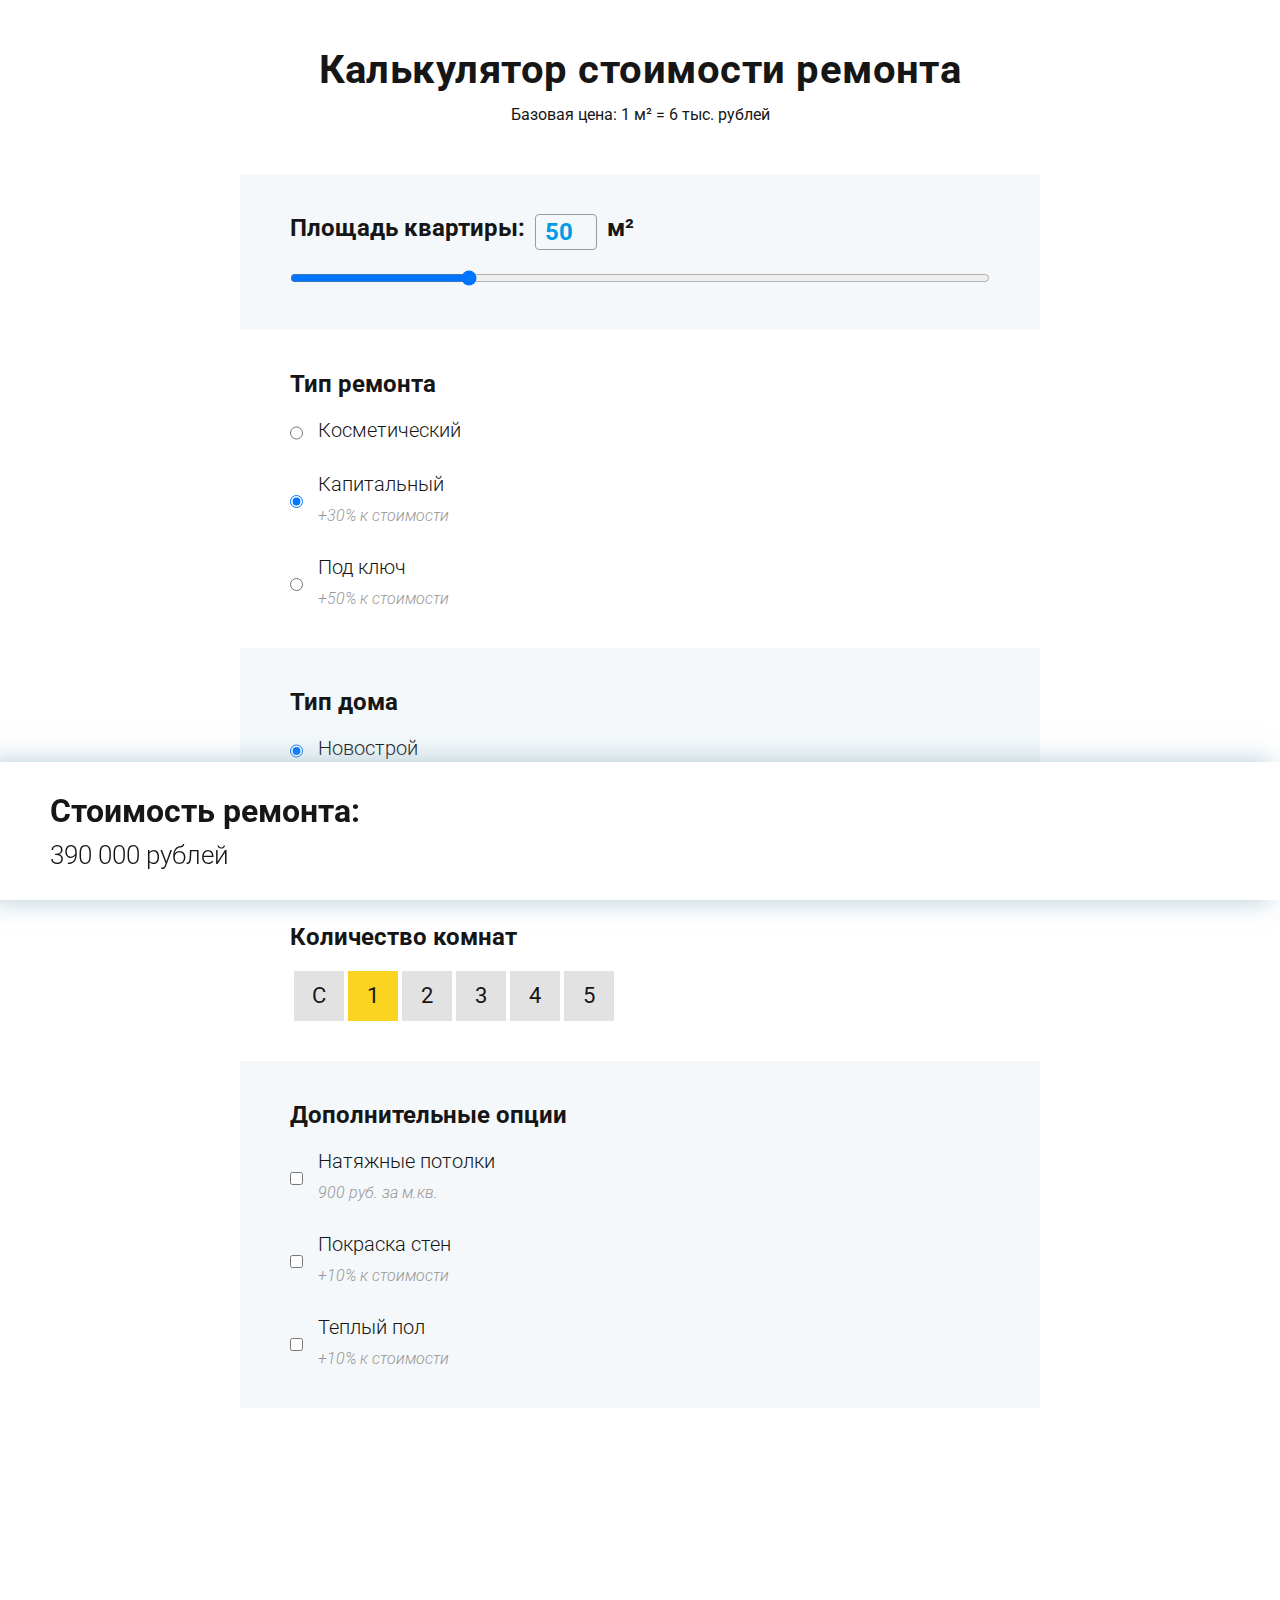
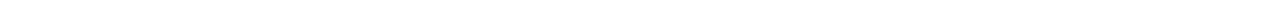
<file: Calculator/index.html>
<!DOCTYPE html>
<html lang="en">
	<head>
		<meta charset="UTF-8" />
		<meta name="viewport" content="width=device-width, initial-scale=1.0" />
		<meta http-equiv="X-UA-Compatible" content="ie=edge" />
		<title>Расчет стоимости проекта</title>
		<link rel="stylesheet" href="css/main.css"/>
		<link rel="stylesheet" href="css/reset.css"/>
		<link href="https://fonts.googleapis.com/css?family=Roboto:100,300,300i,400,700&display=swap&subset=cyrillic-ext" rel="stylesheet" />
	</head>

	<body>
		<main class="calc-wrapper">
			<div class="container">
				<form id="form">
					<div class="heading">
						<h1 class="heading-title">Калькулятор стоимости ремонта</h1>
						<p class="heading-desc">Базовая цена: 1 м² = 6 тыс. рублей</p>
					</div>

					<div class="calc-section">
						<label class="checkbox-wrapper title-bold section-title .section-title--vertical-center">
							<span class="title__inline">Площадь квартиры:</span>
							<input type="number" min="0" max="200" value="50" id="square-input" class="title__inline input-short" />
							<span class="title__inline">м²</span>
						</label>
						<input type="range" id="square-range" class="range-input" min="0" max="200" value="50" step="1" />
					</div>

					<div class="calc-section">
						<h4 class="checkbox-wrapper title-bold section-title">Тип ремонта</h4>
						<label class="radio-wrapper" data-name="mobile">
							<input type="radio" class="radio" name="type" value="1" />
							<div class="title-lite">Косметический</div>
						</label>
						<label class="radio-wrapper" data-name="mobile">
							<input type="radio" class="radio" name="type" value="1.3" checked />
							<div class="title-lite">
								Капитальный
								<span class="note">+30% к стоимости</span>
							</div>
						</label>
						<label class="radio-wrapper" data-name="mobile">
							<input type="radio" class="radio" name="type" value="1.5" />
							<div class="title-lite">
								Под ключ
								<span class="note">+50% к стоимости</span>
							</div>
						</label>
					</div>

					<div class="calc-section">
						<label class="checkbox-wrapper title-bold section-title"> Тип дома </label>
						<label class="radio-wrapper">
							<input type="radio" class="radio" name="building" value="1" checked />
							<div class="title-lite">Новострой</div>
						</label>
						<label class="radio-wrapper">
							<input type="radio" class="radio" name="building" value="1.1" />
							<div class="title-lite">
								Вторичка
								<span class="note">+10% к стоимости</span>
							</div>
						</label>
					</div>

					<div class="calc-section">
						<label class="checkbox-wrapper title-bold section-title"> Количество комнат </label>
						<div class="rooms-wrapper">
							<label class="rooms-label">
								<input class="rooms-radio-real" type="radio" name="rooms" value="0.8" />
								<span class="rooms-radio-fake">C</span>
							</label>

							<label class="rooms-label">
								<input class="rooms-radio-real" type="radio" name="rooms" value="1" checked/>
								<span class="rooms-radio-fake">1</span>
							</label>

							<label class="rooms-label">
								<input class="rooms-radio-real" type="radio" name="rooms" value="1" />
								<span class="rooms-radio-fake">2</span>
							</label>

							<label class="rooms-label">
								<input class="rooms-radio-real" type="radio" name="rooms" value="1.05" />
								<span class="rooms-radio-fake">3</span>
							</label>

							<label class="rooms-label">
								<input class="rooms-radio-real" type="radio" name="rooms" value="1.05" />
								<span class="rooms-radio-fake">4</span>
							</label>

							<label class="rooms-label">
								<input class="rooms-radio-real" type="radio" name="rooms" value="1.05" />
								<span class="rooms-radio-fake">5</span>
							</label>
						</div>
					</div>

					<div class="calc-section">
						<label class="checkbox-wrapper title-bold section-title"> Дополнительные опции </label>
						<label class="radio-wrapper">
							<input type="checkbox" class="radio" name="ceiling" value="900" />
							<div class="title-lite">
								Натяжные потолки
								<span class="note">900 руб. за м.кв.</span>
							</div>
						</label>
						<label class="radio-wrapper">
							<input type="checkbox" class="radio" name="walls" value="1.1" />
							<div class="title-lite">
								Покраска стен
								<span class="note">+10% к стоимости</span>
							</div>
						</label>
						<label class="radio-wrapper">
							<input type="checkbox" class="radio" name="floor" value="1.1" />
							<div class="title-lite">
								Теплый пол
								<span class="note">+10% к стоимости</span>
							</div>
						</label>
					</div>

					<div class="calc-price">
						<div class="calc-price-title">Стоимость ремонта:</div>
						<div class="calc-price-value">
							<span id="total-price">0</span>
							рублей
						</div>
					</div>
					
				</form>
			</div>
		</main>


		<script src="./main.js"></script>
	</body>
</html>
</file>
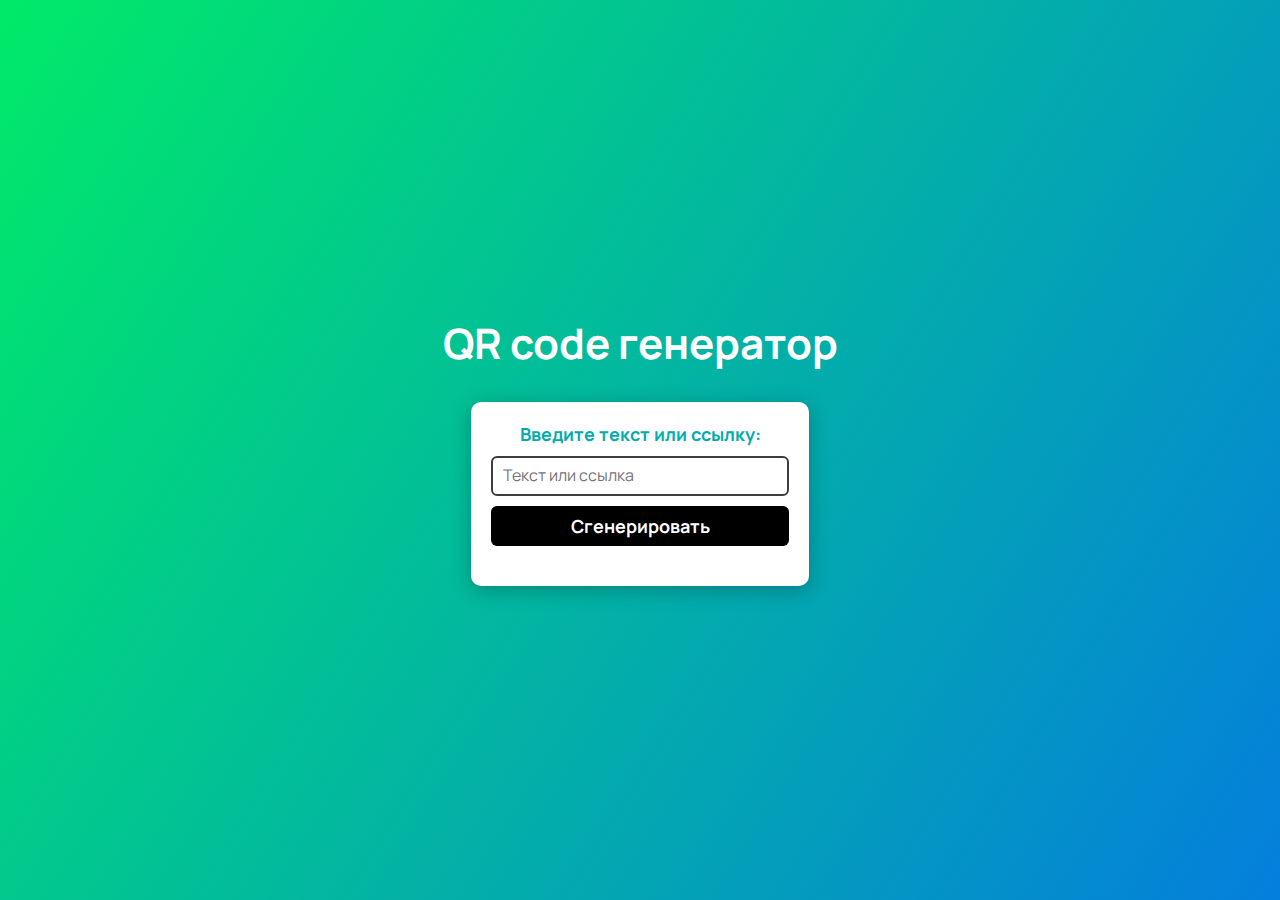
<file: QR Coder/index.html>
<!DOCTYPE html>
<html lang="en">
	<head>
		<meta charset="UTF-8" />
		<meta name="viewport" content="width=device-width, initial-scale=1.0" />
		<title>QR code генератор</title>
		<link rel="stylesheet" href="./css/reset.css" />
		<link rel="stylesheet" href="./css/main.css" />
	</head>
	<body>
		<h1 class="title">QR code генератор</h1>
		<form id="form" class="card">
            <h2 class="card-title">Введите текст или ссылку:</h2>
            <input id="input" value="" type="text" class="input" id="url" placeholder="Текст или ссылка" autocomplete="off">
            <button type="submit" class="btn">Сгенерировать</button>

            <div class="card-qr" id="card-qr">
            </div>

        </form>

        <script src="./main.js"></script>
	</body>
</html>
</file>
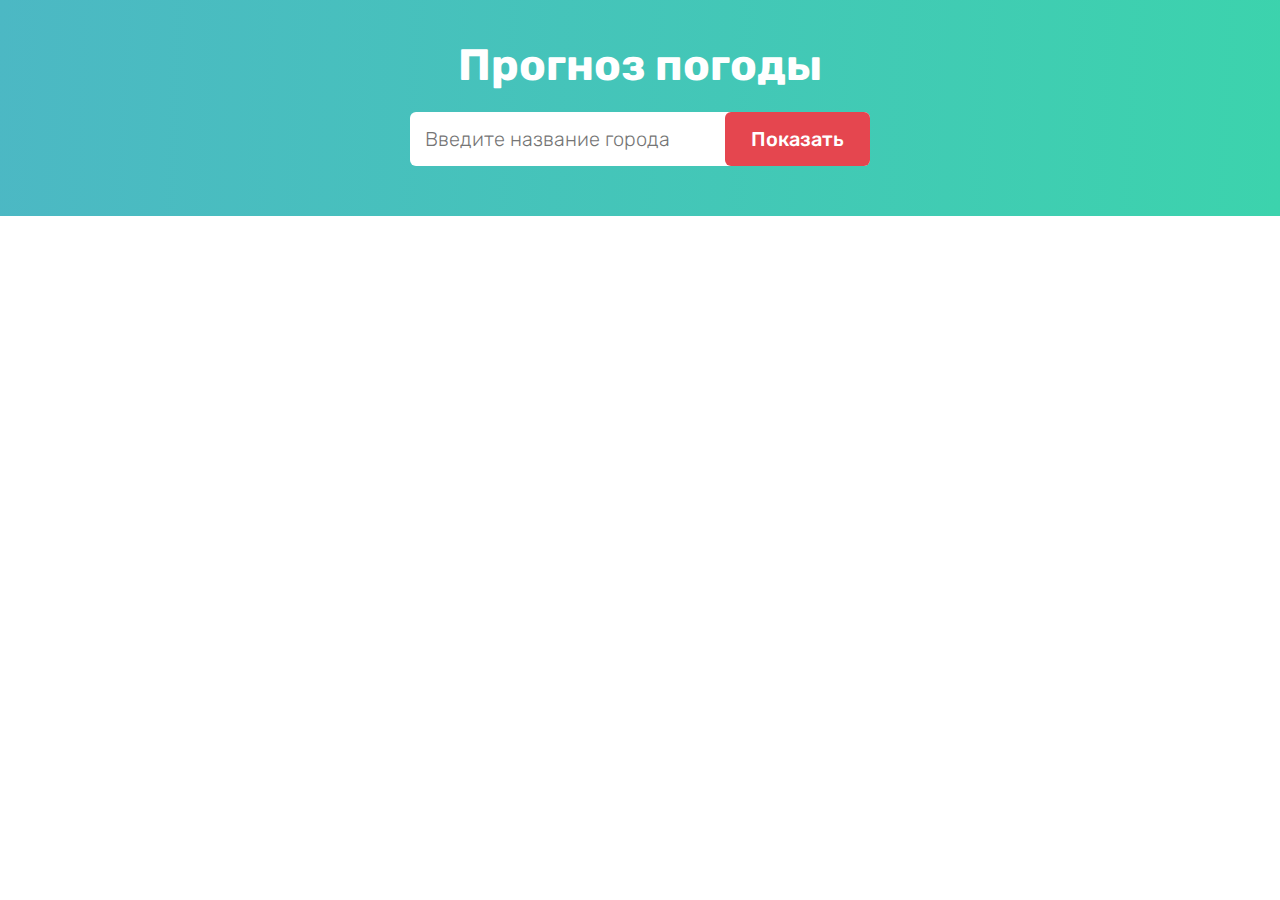
<file: Weather app/index.html>
<!DOCTYPE html>
<html lang="en">
<head>
    <meta charset="UTF-8">
    <meta http-equiv="X-UA-Compatible" content="IE=edge">
    <meta name="viewport" content="width=device-width, initial-scale=1.0">
    <title>Прогноз погоды</title>
    <link rel="stylesheet" href="./css/main.css">
</head>
<body>

    <header class="header">
        <h1 class="title">Прогноз погоды</h1>
        <form class="form" id="form">
            <input class="input" id="inputCity" type="text" placeholder="Введите название города">
            <button class="btn">Показать</button>
        </form>
    </header>

    <!--<div class="card">
        <h2 class="card-city">London <span>GB</span></h2>

        <div class="card-weather">
            <div class="card-value">11<sup>°c</sup></div>
            <img class="card-img" src="./img/example.png" alt="Weather">
        </div>

        <div class="card-description">Cloud</div>
    </div>-->
    <script src="./conditions.js" type="module"></script>
    <script src="./main.js" type="module"></script>
</body>
</html>
</file>
<file: Calculator/css/main.css>
/* ------------------- General ------------------- */

body {
	font-family: 'Roboto', sans-serif;
	color: #161616;
	margin: 0;

	padding-bottom: 140px;
}

img {
	max-width: 100%;
	height: auto;
}

.container {
	max-width: 1170px;
	margin-left: auto;
	margin-right: auto;
	/* background-color: aqua; */
}

/* ------------------- Header ------------------- */

.header-inner {
	padding-top: 60px;
	padding-bottom: 60px;
	background-color: #e3f0f7;
}

.header-inner-row {
	display: flex;
	justify-content: space-between;
	align-items: center;
}

.heading-inner {
	font-size: 22px;
	font-weight: 700;
	letter-spacing: 0.26px;
	line-height: 1;
	margin: 0;
}

.heading-inner span {
	display: inline-block;
	line-height: 1;
	margin: 0;
	margin-bottom: 10px;
	font-size: 32px;
	font-weight: 700;
	letter-spacing: 0.38px;
}

.social-icons {
	display: flex;
}

.social-icon-link {
	text-decoration: none;
	margin-right: 30px;
}

/* Для экранов с шириной от 0 до 1170px */
@media (max-width: 1170px) {
	.social-icon-link {
		margin-right: 15px;
		margin-bottom: 15px;
	}
}

/* ------------------- Footer ------------------- */

.footer {
	padding-top: 5px;
	padding-bottom: 30px;
}

.footer-cta-title {
	font-size: 42px;
	font-weight: 700;
	letter-spacing: 0.5px;
	margin-bottom: 25px;
	display: inline-block;
}

.footer-text {
	margin: 0;
	font-size: 18px;
	font-weight: 400;
	letter-spacing: 0.43px;
}

.footer-text a {
	color: #4298e8;
	text-decoration: underline;
}

.footer-cta-text {
	margin: 0;
	font-size: 36px;
	font-weight: 100;
	letter-spacing: 0.43px;
}

.footer-cta-text a {
	color: #4298e8;
	text-decoration: underline;
}

/* Для экранов с шириной от 0 до 1170px */
@media (max-width: 1170px) {
	.footer-cta-title {
		font-size: 26px;
		margin-bottom: 15px;
	}

	.footer-cta-text {
		font-size: 22px;
	}
}

.footer-inner {
	text-align: center;
	padding-bottom: 80px;
}

.text-center {
	text-align: center;
}

/* Calc */

h1,
h2,
h3,
h4,
h5,
h6 {
	margin: 0;
}

/* ------------------- Calc ------------------- */
.calc-wrapper {
	padding-top: 50px;
	padding-bottom: 75px;
	max-width: 800px;
	margin: 0 auto;
}

.heading {
	margin-bottom: 50px;
	text-align: center;
}

.heading-title {
	margin: 0;
	margin-bottom: 15px;
	font-size: 40px;
	font-weight: 700;
	line-height: 1;
	letter-spacing: 0.48px;
	text-align: center;
}

.heading-desc {
}

.calc-section {
	padding: 40px 50px;
	background-color: #f4f8fa;
}

.calc-section:nth-child(odd) {
	padding: 40px 50px;
	background-color: #fff;
}

.calc-title-light {
	font-size: 24px;
	font-weight: 300;
	margin-bottom: 15px;
}

.title__inline {
	display: inline-block;
	vertical-align: middle;
}

.title__inline + .title__inline {
	margin-left: 10px;
}

.input-short {
	width: 20px;
}

.radio-wrapper {
	display: flex;
	/* align-items: center; */
}

.radio-wrapper .radio {
	margin-top: 9px;
}

.radio-wrapper:not(:last-child) {
	margin-bottom: 30px;
}

.radio-wrapper .radio {
	margin-right: 15px;
	margin-top: 6px;
}

/* .radio-holder {
	margin-right: 15px;
}

.radio-holder input{
	margin-top: 6px;
} */

/* .radio {
	margin-right: 15px;
} */

.input-wrapper {
	display: flex;
	margin-bottom: 40px;
}

.input-wrapper:last-child {
	margin-bottom: 0;
}

.input-short {
	width: 62px;
	height: 36px;
	border-radius: 4px;
	border: 1px solid #9a9a9a;
	font-size: 24px;
	font-weight: 700;
	color: #039be5;
	text-align: center;
}

.input-wrapper .input-short:first-child {
	margin-right: 20px;
}

.input-wrapper .input-short:last-child {
	margin-left: 20px;
}

/* ------------ TYPO ------------ */

.section-title {
	margin-bottom: 20px;
}

.section-title--vertical-center {
	align-items: center;
}

.title-bold {
	font-size: 24px;
	font-weight: 700;
}

.title-lite {
	font-size: 20px;
	font-weight: 300;
}

.note {
	display: block;
	font-weight: 300;
	font-style: italic;
	padding-top: 10px;
	font-size: 16px;
	color: #969696;
}

/* ------------ FORMS ------------ */

.checkbox-wrapper {
	display: flex;
	margin-bottom: 20px;
}

.checkbox-wrapper .checkbox {
	margin-right: 15px;
}

/* ------------ PRICE ------------ */
.calc-price {
	padding: 30px 50px;
	/* border: 10px solid #7ac5ea; */

	position: fixed;
	left: 0;
	right: 0;
	bottom: 0;
	background-color: rgb(218, 243, 255);
	background-color: white;
	box-shadow: -10px 0px 25px rgba(143, 179, 195, 0.685);
}

.calc-price-title {
	font-size: 32px;
	font-weight: 700;
	margin-bottom: 10px;
}

.calc-price-value {
	font-size: 26px;
	font-weight: 300;
}

.hidden {
	display: none;
}

.range-input {
	width: 100%;
}

.rooms-wrapper {
	display: flex;
	flex-direction: start;
	align-items: center;
}

.rooms-label {
}
.rooms-radio-real {
	opacity: 0;
	appearance: none;
	height: 0;
	width: 0;
	margin: 0;
}

.rooms-radio-fake {
	display: inline-block;
	width: 50px;
	height: 50px;
	background-color: #e2e2e2;
	text-align: center;
	line-height: 50px;
	font-size: 22px;
	/* font-weight: bold; */
	cursor: pointer;
}

.rooms-radio-real:checked + .rooms-radio-fake {
	background-color: #fbd422;
}
</file>
<file: QR Coder/css/main.css>
@import url(https://fonts.googleapis.com/css?family=Manrope:200,300,regular,500,600,700,800);

html,
body {
	min-height: 100vh;
}

body {
	display: flex;
	flex-direction: column;
	align-items: center;
	justify-content: center;
	gap: 30px;

	font-family: 'Manrope', sans-serif;
	background: linear-gradient(122deg, #00f260 -7.31%, #0575e6 108.47%),
		#474747;
}

.title {
	color: #fff;
	font-size: 42px;
	font-weight: 700;
}

.card {
    display: flex;
    flex-direction: column;
    align-items: center;
    gap: 10px;

	padding: 20px;
	width: 338px;
	border-radius: 10px;
	background: #fff;
	box-shadow: 0px 4px 20px 0px rgba(0, 0, 0, 0.25);
}

.card-title {
	color: #03acac;
	font-size: 18px;
	font-weight: 700;
}

.input {
	padding: 8px 10px 10px;
	height: 40px;
	border-radius: 6px;
	border: 2px solid #3e3e3e;
	background: #fff;
	display: block;
	width: 100%;
}

.btn {
    width: 100%;
    text-align: center;
	height: 40px;
	border-radius: 6px;
	background: #000;

	color: #fff;
	font-size: 18px;
	font-weight: 700;
}

.card-qr {
    margin-top: 10px;
    width: 160px;
    height: 0;
    overflow: hidden;

    background-color: #03acac;
    transition: all 0.2s ease-in;
}

.card-qr.open {
    height: 160px;
}
</file>
<file: Weather app/css/main.css>
@import './reset.css';
@import url(https://fonts.googleapis.com/css?family=Rubik:300,regular,500,700);

html,
body {
	min-height: 100vh;
}

body {
	display: flex;
	flex-direction: column;
	align-items: center;
	row-gap: 50px;

	font-family: 'Rubik', sans-serif;
}

.header {
	width: 100%;
	display: flex;
	flex-direction: column;
	align-items: center;

	padding: 40px 15px 50px;
	background: linear-gradient(92.7deg, #4cb8c4 0%, #3cd3ad 100%), #232323;
}

.title {
	margin-bottom: 20px;
	font-family: 'Rubik';
	font-weight: 700;
	font-size: 44px;
	line-height: 1.18;
	text-align: center;
	color: #ffffff;
}

.form {
	display: flex;
	justify-content: space-between;
	width: 460px;
	height: 54px;
	background: #ffffff;
	border-radius: 6px;
}

.input {
	flex-grow: 1;
	padding: 15px;

	font-weight: 300;
	font-size: 20px;
	line-height: 1;
	color: #000000;
}

.btn {
	width: 145px;
	height: 54px;
	background: #e5464f;
	border-radius: 6px;

	font-weight: 500;
	font-size: 20px;
	line-height: 1;
	color: #fff;

	transition: background-color 0.2s ease-in;
}

.btn:hover {
	background: #f5313b;
}

/* Card */

.card {
	position: relative;
	display: flex;
	flex-direction: column;
	row-gap: 20px;

	padding: 30px;
	min-width: 360px;
	background-color: #fff;
	border-radius: 6px;
	box-shadow: 0px 5px 20px rgba(27, 108, 114, 0.25);
}

.card::before {
	content: '';

	position: absolute;
	left: 10px;
	bottom: -10px;
	z-index: -1;

	width: calc(100% - 20px);
	height: 100%;

	background: #ffffff;
	box-shadow: 0px 5px 20px rgba(27, 108, 114, 0.25);
	border-radius: 6px;
}

.card-city {
	font-weight: 500;
	font-size: 28px;
	line-height: 33px;
	color: #000000;
}

.card-city span {
	display: inline-block;
	vertical-align: text-top;

	padding: 3px 5px;
	background: #e5464f;
	border-radius: 6px;

	color: #fff;
	font-weight: 500;
	font-size: 12px;
	line-height: 1;
}

.card-weather {
	display: flex;
	justify-content: space-between;
	align-items: center;
}

.card-value {
	font-size: 92px;
	line-height: 1;
	color: #000000;
}

.card-value sup {
	font-size: 50%;
}

.card-img {
	width: 110px;
	height: 110px;
	object-fit: cover;
}

.card-description {
	font-size: 20px;
	line-height: 1.2;
}

.footer {
	margin-top: auto;
	width: 100%;
	padding: 8px 15px;
	background: #e3f1ee;

	font-size: 14px;
	line-height: 1;
	text-align: center;
	color: #2e7695;
}

.footer a {
	color: #2e7695;
	text-decoration: none;
}
</file>
